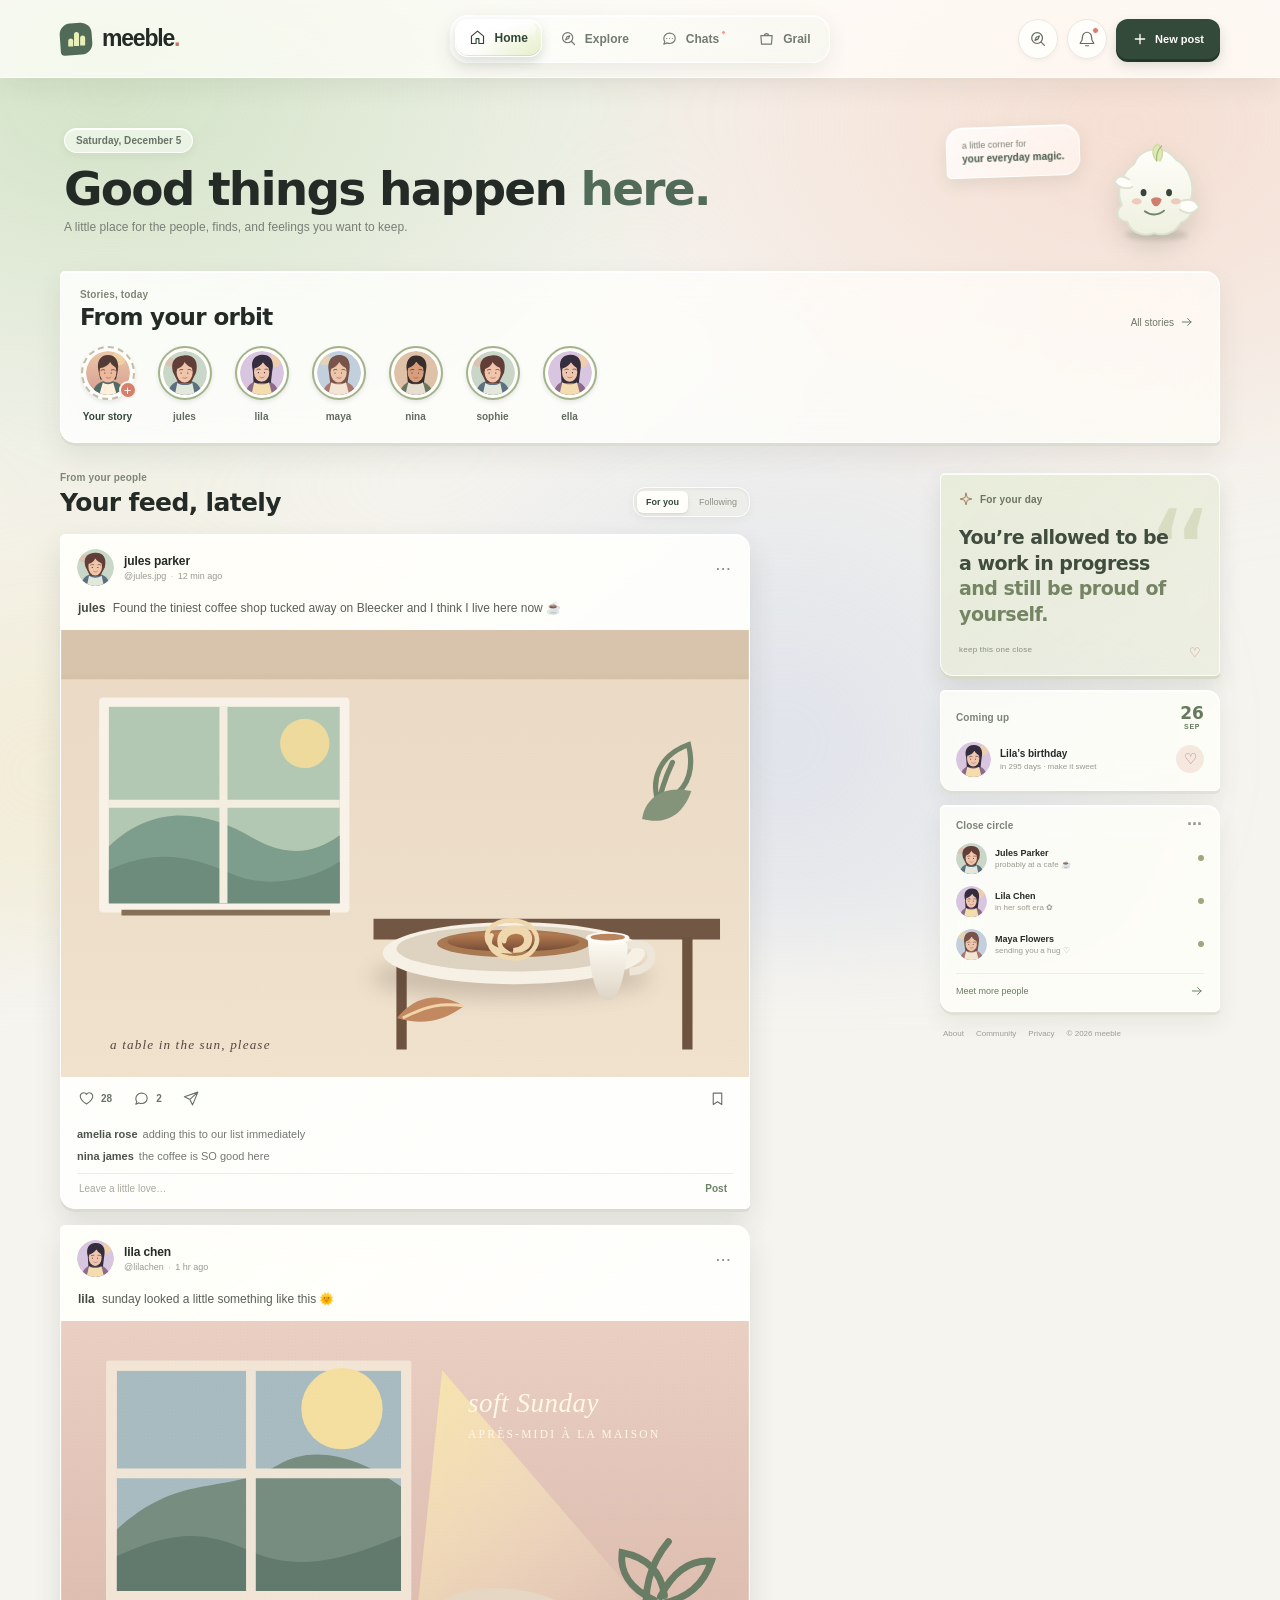
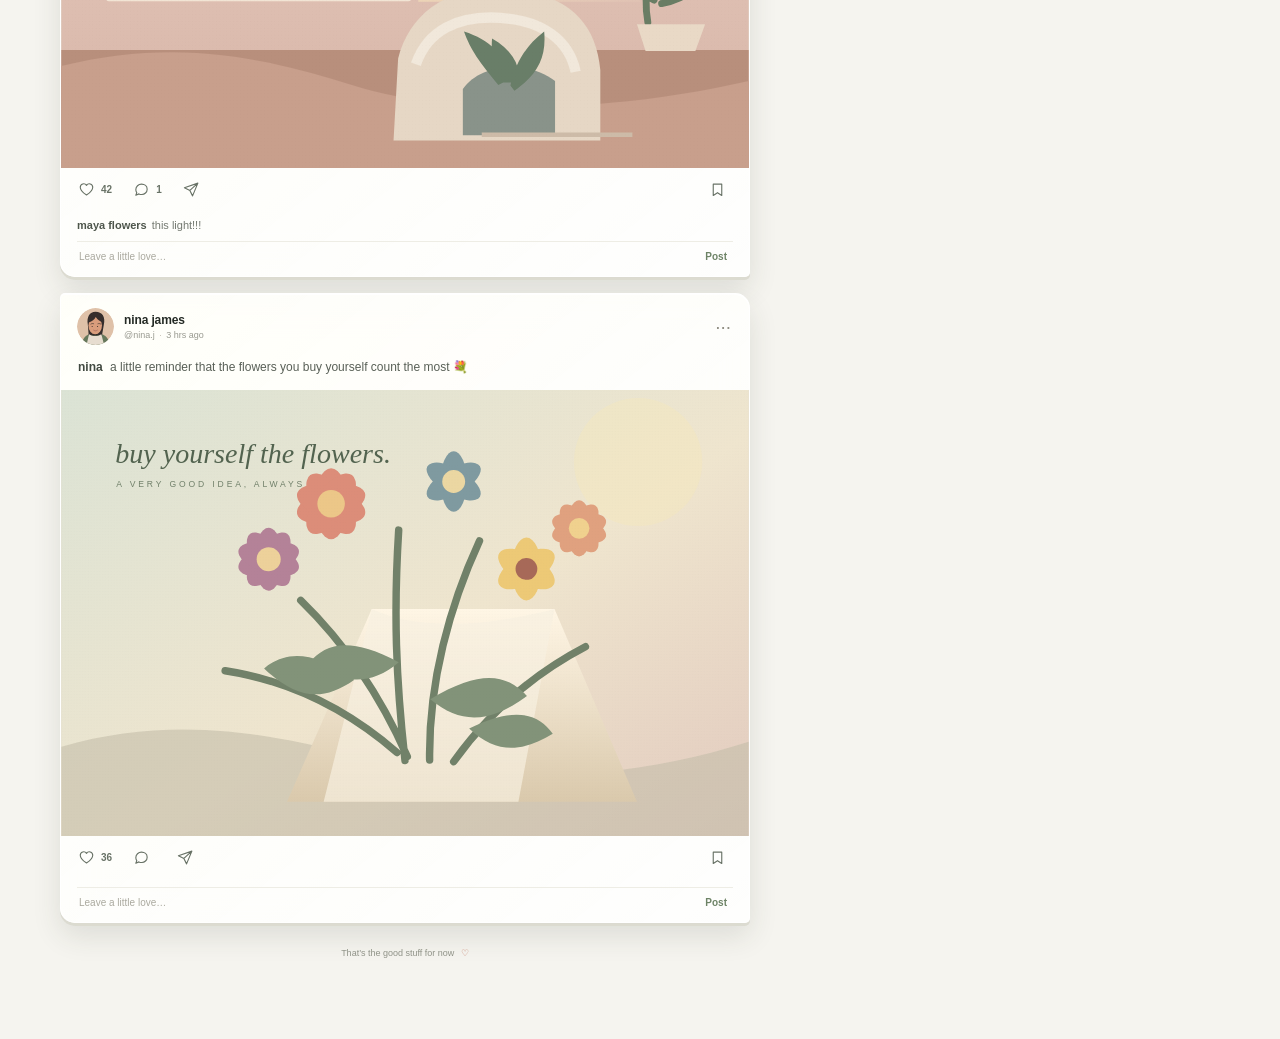
<file: index.html>
<!doctype html>
<html lang="en">
<head>
  <meta charset="utf-8">
  <meta name="viewport" content="width=device-width, initial-scale=1">
  <meta name="theme-color" content="#f5f4ef">
  <meta name="description" content="Meeble — a little place for all the good bits.">
  <title>Meeble — a little place for you</title>
  <link rel="stylesheet" href="styles.css">
</head>
<body>
  <svg class="icon-defs" aria-hidden="true" xmlns="http://www.w3.org/2000/svg">
    <symbol id="i-home" viewBox="0 0 24 24"><path d="m3.5 10 8.5-7 8.5 7v10.5H14v-7h-4v7H3.5z"/></symbol>
    <symbol id="i-discover" viewBox="0 0 24 24"><circle cx="10.8" cy="10.8" r="7.2"/><path d="m16.2 16.2 4.3 4.3M13.8 8l-1.7 4.1-4.1 1.7 1.7-4.1z"/></symbol>
    <symbol id="i-chat" viewBox="0 0 24 24"><path d="M20 11.5a7.5 7.5 0 0 1-8 7.5 9 9 0 0 1-3.6-.8L4 20l1.3-3.6A7 7 0 0 1 4 12c0-4.2 3.6-7.5 8-7.5s8 2.8 8 7z"/><path d="M8 12h.01M12 12h.01M16 12h.01"/></symbol>
    <symbol id="i-bag" viewBox="0 0 24 24"><path d="M4 8h16l-1 12H5zM9 8a3 3 0 0 1 6 0"/></symbol>
    <symbol id="i-bell" viewBox="0 0 24 24"><path d="M18 9a6 6 0 0 0-12 0c0 7-3 7-3 9h18c0-2-3-2-3-9M10 21h4"/></symbol>
    <symbol id="i-heart" viewBox="0 0 24 24"><path d="M20.8 8.8c0 5.4-8.8 11-8.8 11s-8.8-5.6-8.8-11A4.8 4.8 0 0 1 12 6.1a4.8 4.8 0 0 1 8.8 2.7Z"/></symbol>
    <symbol id="i-comment" viewBox="0 0 24 24"><path d="M20 11.5a7.5 7.5 0 0 1-8 7.5 9 9 0 0 1-3.6-.8L4 20l1.3-3.6A7 7 0 0 1 4 12c0-4.2 3.6-7.5 8-7.5s8 2.8 8 7z"/></symbol>
    <symbol id="i-send" viewBox="0 0 24 24"><path d="m21 3-7.5 18-3.8-7.7L2 9.5 21 3Z M9.7 13.3 21 3"/></symbol>
    <symbol id="i-bookmark" viewBox="0 0 24 24"><path d="M6 4.5h12v16l-6-4-6 4z"/></symbol>
    <symbol id="i-plus" viewBox="0 0 24 24"><path d="M12 5v14M5 12h14"/></symbol>
    <symbol id="i-spark" viewBox="0 0 24 24"><path d="m12 2 2.2 7.8L22 12l-7.8 2.2L12 22l-2.2-7.8L2 12l7.8-2.2z"/></symbol>
    <symbol id="i-arrow" viewBox="0 0 24 24"><path d="M4 12h15m-6-6 6 6-6 6"/></symbol>
  </svg>
  <div class="app-shell">
    <header class="topbar">
      <a class="brand" href="#home" aria-label="Meeble home"><span class="brand-mark" aria-hidden="true"><span></span><span></span><span></span></span><span>meeble<span class="brand-dot">.</span></span></a>
      <nav class="main-nav" aria-label="Main navigation">
        <button class="nav-item active" data-page="home" aria-current="page"><svg class="icon"><use href="#i-home"/></svg><span>Home</span></button>
        <button class="nav-item" data-page="explore"><svg class="icon"><use href="#i-discover"/></svg><span>Explore</span></button>
        <button class="nav-item" data-page="messages"><svg class="icon"><use href="#i-chat"/></svg><span>Chats</span><i class="nav-ping"></i></button>
        <button class="nav-item" data-page="grail"><svg class="icon"><use href="#i-bag"/></svg><span>Grail</span></button>
      </nav>
      <div class="top-actions"><button class="icon-button search-button" aria-label="Search"><svg class="icon"><use href="#i-discover"/></svg></button><button class="icon-button notification-button" aria-label="Notifications"><svg class="icon"><use href="#i-bell"/></svg><i></i></button><button class="new-post-button" id="openComposer"><svg class="icon"><use href="#i-plus"/></svg><span>New post</span></button></div>
    </header>
    <main class="content-wrap" id="home">
      <section class="welcome-row">
        <div><div class="date-label"><span id="todayLabel">YOUR PEOPLE, YOUR DAY</span></div><h1>Good things happen <em>here.</em></h1><p class="welcome-copy">A little place for the people, finds, and feelings you want to keep.</p></div>
        <div class="welcome-side"><div class="welcome-bubble">a little corner for<br><strong>your everyday magic.</strong></div><img class="welcome-mascot" src="assets/mascot.svg" alt="Meeble mascot smiling" width="116" height="116"></div>
      </section>
      <section class="stories-section" aria-label="Stories"><div class="section-heading"><div><span class="eyebrow">Stories, today</span><h2>From your orbit</h2></div><button class="text-link" id="viewAllStories">All stories <svg class="icon"><use href="#i-arrow"/></svg></button></div><div class="stories-row" id="storiesRow"></div></section>
      <div class="feed-layout">
        <section class="feed-column"><div class="feed-heading"><div><span class="eyebrow">From your people</span><h2>Your feed, lately</h2></div><div class="feed-filter"><button class="filter active">For you</button><button class="filter">Following</button></div></div><div id="feed" class="feed-list"></div><button class="load-more" id="loadMore">That’s the good stuff for now <span>♡</span></button></section>
        <aside class="right-rail">
          <section class="rail-card note-card"><div class="rail-kicker"><svg class="icon"><use href="#i-spark"/></svg> For your day</div><p>You’re allowed to be a work in progress <em>and still be proud of yourself.</em></p><div class="note-footer"><span>keep this one close</span><span class="note-heart">♡</span></div></section>
          <section class="rail-card birthday-card"><div class="rail-header"><span>Coming up</span><span class="calendar-date">26 <small>SEP</small></span></div><div class="birthday-person"><img class="avatar" src="assets/avatar-lila.svg" alt=""><span><strong>Lila’s birthday</strong><small id="birthdayCountdown">make it sweet · Sep 26</small></span><button aria-label="Send birthday wishes">♡</button></div></section>
          <section class="rail-card friends-card"><div class="rail-header"><span>Close circle</span><button class="dots" aria-label="More">···</button></div><div id="friendsList"></div><button class="find-friends">Meet more people <svg class="icon"><use href="#i-arrow"/></svg></button></section>
          <div class="footer-links"><a href="#about">About</a><a href="#guidelines">Community</a><a href="#privacy">Privacy</a><span>© 2026 meeble</span></div>
        </aside>
      </div>
    </main>
  </div>
  <dialog id="composer" class="composer-dialog"><form method="dialog" id="postForm"><button class="dialog-close" aria-label="Close">×</button><div class="dialog-eyebrow">A LITTLE SOMETHING</div><h2>Share a moment</h2><label for="postCaption">What’s on your mind, Amelia?</label><textarea id="postCaption" maxlength="500" placeholder="The little things are the big things…" required></textarea><div class="composer-tools"><button type="button" id="addPhoto">▧ Add a photo</button><span>♡ shared with your people</span></div><button class="publish-button" type="submit">Share with your people <svg class="icon"><use href="#i-arrow"/></svg></button></form></dialog>
  <dialog id="toastDialog" class="toast-dialog"><p id="toastMessage"></p><button id="toastClose">Okay ♡</button></dialog>
  <script src="app.js" defer></script>
</body>
</html>
</file>
<file: styles.css>
:root {
  color-scheme: light;
  --ink: #242a25;
  --muted: #767e73;
  --soft-muted: #92968c;
  --canvas: #f5f4ef;
  --paper: #fffefa;
  --line: #e8e7de;
  --moss: #526b58;
  --moss-dark: #33493a;
  --lime: #e1ebac;
  --peach: #ed9e88;
  --display: "SF Pro Rounded", "Avenir Next", "Arial Rounded MT Bold", ui-rounded, system-ui, sans-serif;
  --sans: "Avenir Next", "Helvetica Neue", -apple-system, BlinkMacSystemFont, sans-serif;
  --content: 1160px;
}

* { box-sizing: border-box; }
html { scroll-behavior: smooth; }
body { margin: 0; background: var(--canvas); color: var(--ink); font-family: var(--sans); font-size: 14px; -webkit-font-smoothing: antialiased; }
body::before { content: ""; position: fixed; inset: -6%; z-index: 0; pointer-events: none; background: radial-gradient(ellipse at 13% 14%, rgba(188, 216, 172, .62), transparent 35%), radial-gradient(ellipse at 84% 18%, rgba(246, 201, 183, .53), transparent 34%), radial-gradient(ellipse at 60% 79%, rgba(190, 200, 228, .4), transparent 36%), radial-gradient(ellipse at 9% 82%, rgba(238, 224, 174, .38), transparent 31%); filter: blur(37px); }
button, a { font: inherit; }
button { color: inherit; }
button:focus-visible, a:focus-visible, input:focus-visible, textarea:focus-visible { outline: 2px solid #728e68; outline-offset: 3px; }
.icon-defs { position: absolute; width: 0; height: 0; overflow: hidden; }
.icon { width: 18px; height: 18px; fill: none; stroke: currentColor; stroke-width: 1.65; stroke-linecap: round; stroke-linejoin: round; flex: 0 0 auto; }
.app-shell { position: relative; z-index: 1; min-height: 100vh; }

/* One quiet masthead keeps the navigation and the feed in the same visual world. */
.topbar { position: sticky; top: 0; z-index: 5; height: 78px; padding: 0 max(34px, calc((100vw - var(--content)) / 2)); display: grid; grid-template-columns: 1fr auto 1fr; align-items: center; background: rgba(255, 254, 250, .77); border-bottom: 1px solid rgba(255, 255, 255, .84); box-shadow: 0 8px 25px rgba(52, 58, 43, .075); backdrop-filter: blur(24px) saturate(1.45); }
.brand { display: inline-flex; align-items: center; justify-self: start; gap: 10px; color: var(--ink); text-decoration: none; font-size: 23px; font-weight: 800; letter-spacing: -1.2px; }
.brand-mark { position: relative; display: inline-flex; align-items: center; justify-content: center; width: 32px; height: 32px; border-radius: 11px 11px 11px 4px; background: var(--moss); transform: rotate(-4deg); }
.brand-mark span { position: absolute; width: 5px; height: 11px; bottom: 9px; border-radius: 5px 5px 1px 1px; background: #e8efb7; transform: rotate(4deg); }
.brand-mark span:first-child { left: 8px; height: 8px; }
.brand-mark span:nth-child(2) { left: 14px; height: 14px; }
.brand-mark span:last-child { left: 20px; height: 10px; }
.brand-dot { color: #ca785d; }
.main-nav { height: 48px; padding: 4px; display: flex; align-items: center; gap: 4px; border: 1px solid rgba(255, 255, 255, .86); border-radius: 18px; background: linear-gradient(135deg, rgba(255,255,255,.7), rgba(241,242,232,.45)); box-shadow: inset 0 1px 0 rgba(255,255,255,.95), 0 7px 21px rgba(54,62,47,.085); backdrop-filter: blur(22px) saturate(1.65); }
.nav-item { position: relative; display: inline-flex; align-items: center; justify-content: center; gap: 8px; height: 38px; padding: 0 13px; border: 1px solid transparent; border-radius: 13px; background: transparent; color: #737a70; font-size: 12px; font-weight: 700; cursor: pointer; transition: color .2s, background .2s, box-shadow .2s, transform .2s; }
.nav-item .icon { width: 17px; height: 17px; }
.nav-item:hover { color: var(--moss-dark); background: #f3f3e9; }
.nav-item.active { isolation: isolate; color: #304536; border-color: rgba(255,255,255,.98); background: linear-gradient(145deg, rgba(255,255,255,.96) 0%, rgba(255,255,255,.7) 41%, rgba(221,234,185,.76) 100%); box-shadow: inset 0 1.5px 0 #fff, inset 0 -1px 0 rgba(110,130,92,.18), 0 5px 12px rgba(52,70,48,.18), 0 1px 3px rgba(255,255,255,.8); backdrop-filter: blur(24px) saturate(1.95); font-weight: 800; transform: translateY(-1px); }
.nav-item.active::before { content: ""; position: absolute; inset: 1px 5px auto; z-index: -1; height: 48%; border-radius: inherit; background: linear-gradient(180deg,rgba(255,255,255,.94),rgba(255,255,255,0)); pointer-events: none; }
.nav-ping { width: 5px; height: 5px; margin-left: -6px; margin-top: -13px; border: 1px solid var(--paper); border-radius: 50%; background: var(--peach); }
.top-actions { justify-self: end; display: flex; align-items: center; gap: 9px; }
.icon-button { position: relative; display: grid; place-items: center; width: 40px; height: 40px; border: 1px solid #e9e8e0; border-radius: 50%; background: #fffefa; color: #626e60; box-shadow: 0 2px 4px rgba(52, 58, 43, .05); cursor: pointer; transition: background .18s, transform .18s, box-shadow .18s; }
.icon-button:hover { background: #f0f0e9; box-shadow: 0 3px 7px rgba(52, 58, 43, .11); transform: translateY(-1px); }
.icon-button i { position: absolute; top: 7px; right: 7px; width: 7px; height: 7px; border: 1.5px solid var(--paper); border-radius: 50%; background: #d77f6c; }
.new-post-button { display: inline-flex; align-items: center; gap: 7px; height: 40px; padding: 0 16px; border: 0; border-radius: 12px; background: var(--moss-dark); color: #fffefa; box-shadow: 0 3px 0 #24382a, 0 6px 12px rgba(51, 73, 58, .18); font-size: 11px; font-weight: 750; cursor: pointer; transition: background .2s, transform .2s, box-shadow .2s; }
.new-post-button:hover { background: #486450; box-shadow: 0 4px 0 #24382a, 0 9px 16px rgba(51, 73, 58, .22); transform: translateY(-1px); }
.new-post-button .icon { width: 16px; height: 16px; stroke-width: 2; }

.content-wrap { max-width: var(--content); margin: 0 auto; padding: 39px 0 56px; }
.welcome-row { min-height: 153px; display: flex; align-items: center; justify-content: space-between; gap: 30px; padding: 1px 4px 27px; }
.eyebrow { display: flex; align-items: center; gap: 8px; color: #858a7e; font-size: 9px; font-weight: 700; letter-spacing: 1.35px; }
.date-label { display: inline-flex; align-items: center; min-height: 25px; padding: 0 11px; border: 1px solid rgba(255,255,255,.92); border-radius: 999px; background: rgba(255,255,255,.52); box-shadow: inset 0 1px 0 #fff, 0 3px 9px rgba(67,73,53,.07); backdrop-filter: blur(13px) saturate(1.45); color: #687264; font-size: 10px; font-weight: 700; letter-spacing: .05px; }
.welcome-row h1 { margin: 11px 0 6px; font-family: var(--display); font-size: clamp(35px, 4vw, 47px); font-weight: 850; letter-spacing: -1.8px; line-height: 1.08; }
.welcome-row h1 em { color: var(--moss); font-weight: 850; font-style: normal; }
.welcome-copy { margin: 0; color: #797e75; font-size: 12px; letter-spacing: .03px; }
.welcome-side { position: relative; display: flex; align-items: center; justify-content: flex-end; width: 270px; min-height: 126px; flex: 0 0 270px; }
.welcome-bubble { position: absolute; top: 8px; left: 0; z-index: 1; padding: 11px 15px; border: 1px solid rgba(255,255,255,.92); border-radius: 17px 17px 17px 5px; background: linear-gradient(135deg,rgba(255,255,255,.82),rgba(255,255,255,.52)); box-shadow: inset 0 1px 0 rgba(255,255,255,.96), 0 6px 16px rgba(58,68,51,.1); backdrop-filter: blur(18px) saturate(1.6); color: #7b8173; font-size: 9px; line-height: 1.4; transform: rotate(-2deg); }
.welcome-bubble strong { color: #435846; font-size: 10px; font-weight: 800; }
.welcome-mascot { position: relative; top: 11px; right: 4px; z-index: 0; width: 112px; height: 112px; filter: drop-shadow(0 12px 12px rgba(59,70,50,.15)); }

.stories-section { padding: 17px 19px 19px; border: 1px solid rgba(255,255,255,.9); border-radius: 5px 15px 5px 15px; background: linear-gradient(135deg,rgba(255,255,255,.82),rgba(255,255,250,.67)); box-shadow: inset 0 1px 0 rgba(255,255,255,.95), 0 3px 0 rgba(218,218,206,.82), 0 12px 28px rgba(57,61,45,.085); backdrop-filter: blur(18px) saturate(1.42); }
.section-heading { display: flex; justify-content: space-between; align-items: end; margin-bottom: 16px; }
.section-heading .eyebrow { margin-bottom: 4px; color: #7f8676; font-size: 10px; font-weight: 650; letter-spacing: .15px; }
.section-heading h2, .feed-heading h2 { margin: 0; font-family: var(--display); font-size: 23px; font-weight: 800; letter-spacing: -.65px; }
.text-link { display: inline-flex; align-items: center; gap: 6px; border: 0; background: transparent; color: #6e7868; font-size: 10px; cursor: pointer; }
.text-link .icon { width: 14px; height: 14px; }
.stories-row { display: flex; align-items: start; gap: 22px; overflow-x: auto; scrollbar-width: none; }
.stories-row::-webkit-scrollbar { display: none; }
.story { min-width: 55px; padding: 0; border: 0; background: none; text-align: center; cursor: pointer; }
.story-ring { position: relative; display: block; width: 54px; height: 54px; margin: 0 auto 7px; padding: 3px; border: 2px solid #a3b38b; border-radius: 50%; background: var(--paper); box-shadow: 0 2px 4px rgba(59, 68, 48, .12); transition: transform .2s, box-shadow .2s; }
.story:hover .story-ring { transform: translateY(-2px) rotate(-3deg); }
.story.is-own .story-ring { border-style: dashed; border-color: #c3bca9; }
.avatar { display: block; width: 100%; height: 100%; border-radius: 50%; object-fit: cover; }
.story-add { position: absolute; right: -4px; bottom: -1px; display: grid; place-items: center; width: 18px; height: 18px; border: 2px solid var(--canvas); border-radius: 50%; background: #d87e6a; color: white; font-size: 13px; line-height: 1; }
.story-name { color: #636c60; font-size: 10px; font-weight: 700; white-space: nowrap; }
.story.is-own .story-name { color: var(--moss-dark); font-weight: 650; }

.feed-layout { display: grid; grid-template-columns: minmax(0, 690px) 280px; gap: 79px; justify-content: space-between; margin-top: 29px; }
.feed-column { min-width: 0; }
.feed-heading { display: flex; justify-content: space-between; align-items: end; gap: 12px; margin-bottom: 17px; }
.feed-heading .eyebrow { margin-bottom: 5px; color: #7f8676; font-size: 10px; font-weight: 650; letter-spacing: .15px; }
.feed-heading h2 { font-size: 25px; font-weight: 850; }
.feed-filter { display: flex; gap: 2px; padding: 3px; border: 1px solid rgba(255,255,255,.82); border-radius: 13px; background: rgba(238,240,230,.5); box-shadow: inset 0 1px 3px rgba(50,55,43,.07), 0 3px 8px rgba(50,55,43,.05); backdrop-filter: blur(14px) saturate(1.3); }
.filter { padding: 6px 9px; border: 0; border-radius: 6px; background: transparent; color: #8e9087; font-size: 9px; cursor: pointer; }
.filter.active { background: var(--paper); color: var(--moss-dark); box-shadow: 0 1px 2px rgba(49, 58, 43, .08), 0 2px 5px rgba(49, 58, 43, .06); font-weight: 700; }
.feed-list { display: grid; gap: 16px; }
.post-card { overflow: hidden; border: 1px solid rgba(255,255,255,.93); border-radius: 5px 15px 5px 15px; background: linear-gradient(142deg,rgba(255,255,250,.94),rgba(255,255,255,.86)); box-shadow: inset 0 1px 0 rgba(255,255,255,.98), 0 3px 0 rgba(218,217,207,.86), 0 13px 29px rgba(51,57,43,.12); backdrop-filter: blur(18px) saturate(1.35); animation: rise .38s both; transition: transform .22s, box-shadow .22s; }
.post-card:hover { transform: translateY(-2px); box-shadow: inset 0 1px 0 rgba(255,255,255,.98), 0 4px 0 #d7d6cb, 0 17px 34px rgba(51,57,43,.16); }
.post-top { display: flex; align-items: center; gap: 10px; padding: 14px 16px 9px; }
.post-top .avatar { width: 37px; height: 37px; flex: 0 0 auto; }
.post-author { min-width: 0; }
.post-author strong { display: block; font-size: 12px; font-weight: 800; letter-spacing: -.12px; }
.post-author small { display: block; margin-top: 3px; color: #999a90; font-size: 9px; }
.post-author small span { padding: 0 2px; color: #c4bfb2; }
.post-menu { margin-left: auto; padding: 4px 2px 4px 9px; border: 0; background: none; color: #918f84; font-size: 19px; line-height: 1; cursor: pointer; }
.post-caption { margin: 0; padding: 4px 17px 12px; color: #596057; font-size: 12px; line-height: 1.6; }
.post-caption strong { margin-right: 4px; color: #414940; font-weight: 800; }
.hashtag { color: #6d8666; }
.post-art { position: relative; display: block; overflow: hidden; width: 100%; aspect-ratio: 1.54; background: #e5e0d3; }
.post-art>img { display: block; width: 100%; height: 100%; object-fit: cover; transition: transform .7s cubic-bezier(.2,.7,.2,1); }
.post-card:hover .post-art>img { transform: scale(1.018); }
.post-actions { display: flex; align-items: center; gap: 17px; min-height: 43px; padding: 0 15px; }
.action-btn { display: inline-flex; align-items: center; gap: 6px; min-width: 27px; min-height: 34px; padding: 5px 2px; border: 0; background: transparent; color: #687266; font-size: 10px; font-weight: 700; cursor: pointer; transition: color .18s, transform .18s; }
.action-btn:hover { color: var(--moss); transform: translateY(-1px); }
.action-btn .icon { width: 17px; height: 17px; stroke-width: 1.6; }
.action-btn.liked { color: #ca715f; }
.action-btn.liked .icon { fill: #ca715f; stroke: #ca715f; }
.action-spacer { flex: 1; }
.bookmark-btn { margin-left: auto; }
.bookmark-btn.saved, .bookmark-btn.saved:hover { color: #637d5d; }
.bookmark-btn.saved .icon { fill: #dfe8bf; stroke: #637d5d; }
.comments-area { padding: 0 16px 13px; }
.comment { margin: 6px 0; color: #737970; font-size: 11px; line-height: 1.5; }
.comment strong { margin-right: 5px; color: #4d554b; }
.comment-form { display: flex; margin-top: 8px; padding-top: 8px; border-top: 1px solid #eeede5; }
.comment-form input { flex: 1; min-width: 0; border: 0; outline: none; background: transparent; color: var(--ink); font: 10px var(--sans); }
.comment-form input::placeholder { color: #aaa99f; }
.comment-form button { border: 0; background: none; color: #6d8366; font-size: 10px; font-weight: 700; cursor: pointer; }
.load-more { display: block; margin: 17px auto; padding: 8px 10px; border: 0; background: none; color: #92958a; font-size: 9px; cursor: pointer; }
.load-more span { margin-left: 4px; color: #c77c68; }
.empty-feed { padding: 34px 22px; border: 1px dashed #d4d4c5; background: #fbfaf4; text-align: center; color: #8c9084; }
.empty-feed>span { color: #c77c68; font-size: 25px; }
.empty-feed h3 { margin: 9px 0 5px; color: #414940; font: 550 19px var(--display); }
.empty-feed p { margin: 0; font-size: 11px; }

.right-rail { padding-top: 1px; }
.rail-card { margin-bottom: 14px; border: 1px solid rgba(255,255,255,.9); border-radius: 5px 13px 5px 13px; background: rgba(255,255,250,.79); box-shadow: inset 0 1px 0 rgba(255,255,255,.95), 0 3px 0 rgba(222,221,211,.76), 0 10px 22px rgba(57,61,45,.075); backdrop-filter: blur(17px) saturate(1.36); }
.note-card { position: relative; min-height: 191px; overflow: hidden; padding: 18px 18px 15px; border: 1px solid rgba(255,255,255,.74); background: linear-gradient(140deg,rgba(231,236,215,.88),rgba(232,235,220,.62)); box-shadow: inset 0 1px 0 rgba(255,255,255,.88), 0 3px 0 #d7dac9, 0 12px 22px rgba(56,66,47,.12); }
.note-card::after { content: "“"; position: absolute; top: 33px; right: 5px; color: #d8ddc2; font: 128px/.8 var(--display); }
.rail-kicker { position: relative; z-index: 1; display: flex; align-items: center; gap: 7px; color: #69745f; font-size: 10px; font-weight: 700; letter-spacing: .15px; }
.rail-kicker .icon { width: 14px; height: 14px; color: #a37a5e; }
.note-card p { position: relative; z-index: 1; max-width: 218px; margin: 19px 0 17px; color: #404c3d; font: 800 19px/1.35 var(--display); letter-spacing: -.5px; }
.note-card p em { color: #758564; font-weight: 850; font-style: normal; }
.note-footer { position: relative; z-index: 1; display: flex; justify-content: space-between; color: #889079; font-size: 8px; letter-spacing: .25px; }
.note-heart { color: #c6816d; font-size: 13px; }
.birthday-card { padding: 14px 15px 13px; }
.rail-header { display: flex; align-items: center; justify-content: space-between; color: #7b8376; font-size: 10px; font-weight: 700; letter-spacing: .1px; }
.calendar-date { display: flex; flex-direction: column; align-items: center; gap: 1px; color: #64795d; font-family: var(--display); font-size: 17px; line-height: 1; }
.calendar-date small { font: 700 7px var(--sans); letter-spacing: .7px; }
.birthday-person { display: flex; align-items: center; gap: 9px; margin-top: 12px; }
.birthday-person .avatar { width: 35px; height: 35px; flex: 0 0 auto; }
.birthday-person strong { display: block; font-size: 10px; }
.birthday-person small { display: block; margin-top: 3px; color: #999a8f; font-size: 8px; }
.birthday-person button { display: grid; place-items: center; width: 28px; height: 28px; margin-left: auto; border: 0; border-radius: 50%; background: #f5e9df; color: #bd7868; font-size: 15px; cursor: pointer; }
.friends-card { padding: 14px 15px 13px; }
.dots { margin: -7px -4px -5px 0; border: 0; background: none; color: #98988d; font-size: 18px; cursor: pointer; }
.friend-row { display: flex; align-items: center; gap: 8px; margin-top: 12px; }
.friend-row .avatar { width: 31px; height: 31px; flex: 0 0 auto; }
.friend-info { flex: 1; min-width: 0; }
.friend-info strong { display: block; font-size: 9px; }
.friend-info small { display: block; overflow: hidden; margin-top: 2px; color: #9b9b90; font-size: 8px; white-space: nowrap; text-overflow: ellipsis; }
.online { width: 6px; height: 6px; border-radius: 50%; background: #9da97c; }
.find-friends { display: flex; align-items: center; justify-content: space-between; width: 100%; margin-top: 13px; padding: 10px 0 0; border: 0; border-top: 1px solid #eeede6; background: transparent; color: #677b60; font-size: 9px; cursor: pointer; }
.find-friends .icon { width: 14px; height: 14px; }
.footer-links { display: flex; flex-wrap: wrap; gap: 6px 12px; padding: 3px 3px; color: #9fa095; font-size: 8px; }
.footer-links a { color: inherit; text-decoration: none; }
.footer-links a:hover { color: var(--moss); }

.composer-dialog, .toast-dialog { padding: 0; border: 0; border-radius: 4px 17px 4px 17px; color: var(--ink); box-shadow: 0 24px 80px #302a2533; }
.composer-dialog { width: min(470px, calc(100% - 32px)); background: var(--paper); }
.composer-dialog::backdrop, .toast-dialog::backdrop { background: #29312977; backdrop-filter: blur(4px); }
.composer-dialog form { padding: 31px; }
.dialog-close { float: right; width: 29px; height: 29px; border: 0; border-radius: 50%; background: #f0f0e8; color: #777b72; font-size: 20px; line-height: 20px; cursor: pointer; }
.dialog-eyebrow { margin-top: 8px; color: #79856c; font-size: 9px; font-weight: 700; letter-spacing: 1.2px; }
.composer-dialog h2 { margin: 8px 0 22px; font: 550 29px var(--display); }
.composer-dialog label { display: block; margin-bottom: 8px; color: #7f837a; font-size: 11px; }
.composer-dialog textarea { display: block; width: 100%; height: 130px; resize: vertical; padding: 13px; border: 1px solid #e5e4dc; border-radius: 9px; outline: none; background: #fffefa; font: 12px/1.6 var(--sans); }
.composer-dialog textarea:focus { border-color: #91a17b; }
.composer-tools { display: flex; justify-content: space-between; align-items: center; padding: 11px 0 19px; color: #9a9b91; font-size: 9px; }
.composer-tools button { border: 0; background: transparent; color: #718268; font-size: 10px; cursor: pointer; }
.publish-button { display: flex; align-items: center; justify-content: space-between; width: 100%; height: 42px; padding: 0 14px; border: 0; border-radius: 8px; background: var(--moss-dark); color: white; font-size: 10px; font-weight: 700; cursor: pointer; }
.publish-button .icon { width: 15px; height: 15px; }
.toast-dialog { width: min(310px, calc(100% - 30px)); padding: 24px; background: var(--paper); text-align: center; }
.toast-dialog p { margin: 0 0 17px; font: 17px/1.5 var(--display); }
.toast-dialog button { padding: 9px 20px; border: 0; border-radius: 8px; background: var(--moss-dark); color: white; font-size: 10px; cursor: pointer; }

@keyframes rise { from { opacity: 0; transform: translateY(8px); } to { opacity: 1; transform: translateY(0); } }
@media (min-width: 1500px) { .content-wrap { padding-top: 48px; } .feed-layout { grid-template-columns: minmax(0, 720px) 285px; gap: 90px; } }
@media (max-width: 1240px) { .topbar { padding-right: 28px; padding-left: 28px; } .content-wrap { margin: 0 34px; } .feed-layout { grid-template-columns: minmax(0, 1fr) 260px; gap: 44px; } }
@media (max-width: 900px) { .topbar { grid-template-columns: 1fr auto 1fr; height: 68px; padding: 0 20px; } .brand { font-size: 21px; } .main-nav { gap: 1px; } .nav-item { gap: 5px; padding: 0 9px; font-size: 10px; } .top-actions { gap: 3px; } .content-wrap { margin: 0 25px; padding-top: 31px; } .feed-layout { grid-template-columns: minmax(0, 1fr) 225px; gap: 24px; } .welcome-side { width: 215px; flex-basis: 215px; } .welcome-mascot { width: 98px; height: 98px; } .welcome-row h1 { font-size: 39px; } .stories-row { gap: 18px; } }
@media (max-width: 700px) { .topbar { grid-template-columns: 1fr auto; height: 62px; padding: 0 17px; } .brand { font-size: 20px; } .brand-mark { width: 29px; height: 29px; } .main-nav { position: fixed; inset: auto 12px max(10px, env(safe-area-inset-bottom)); z-index: 8; display: flex; justify-content: space-around; height: 65px; padding: 5px 9px; border: 1px solid rgba(255,255,255,.96); border-radius: 21px; background: linear-gradient(135deg,rgba(255,255,255,.83),rgba(246,247,237,.72)); box-shadow: inset 0 1px 0 rgba(255,255,255,.98), 0 10px 32px rgba(47,59,43,.17); backdrop-filter: blur(24px) saturate(1.7); } .nav-item { display: flex; flex-direction: column; gap: 3px; width: 60px; height: 48px; padding: 5px 0 3px; font-size: 8px; } .nav-item.active { transform: translateY(-2px); box-shadow: inset 0 1.5px 0 #fff, inset 0 -1px 0 rgba(110,130,92,.16), 0 5px 12px rgba(52,70,48,.2); } .nav-item .icon { width: 19px; height: 19px; } .nav-ping { position: absolute; top: 4px; right: 16px; margin: 0; } .top-actions .search-button { display: none; } .new-post-button { width: 37px; height: 37px; justify-content: center; padding: 0; border-radius: 50%; } .new-post-button span { display: none; } .new-post-button .icon { width: 18px; height: 18px; } .content-wrap { margin: 0 17px; padding: 26px 0 104px; } .welcome-row { min-height: 0; align-items: flex-start; padding: 0 0 23px; } .welcome-row h1 { max-width: 440px; font-size: clamp(31px, 8vw, 39px); } .welcome-copy { max-width: 370px; font-size: 11px; line-height: 1.5; } .welcome-side { display: none; } .stories-section { padding: 15px 13px 19px; } .section-heading h2 { font-size: 21px; } .stories-row { gap: 18px; } .story-ring { width: 49px; height: 49px; } .feed-layout { display: block; margin-top: 24px; } .feed-heading { align-items: center; margin-bottom: 12px; } .feed-heading h2 { font-size: 21px; } .feed-heading .eyebrow { font-size: 9px; letter-spacing: .12px; } .feed-filter { display: none; } .feed-list { gap: 12px; } .post-card { border-radius: 4px 12px 4px 12px; } .post-top { padding: 12px 13px 8px; } .post-top .avatar { width: 34px; height: 34px; } .post-caption { padding: 4px 14px 10px; } .post-art { aspect-ratio: 1.28; } .right-rail { display: none; } }
@media (prefers-reduced-motion: reduce) { *, *::before, *::after { scroll-behavior: auto !important; animation-duration: .01ms !important; transition-duration: .01ms !important; } }
@media (prefers-reduced-transparency: reduce) { .topbar, .main-nav, .nav-item.active, .date-label, .welcome-bubble, .stories-section, .post-card, .rail-card, .feed-filter { backdrop-filter: none; } }
</file>
